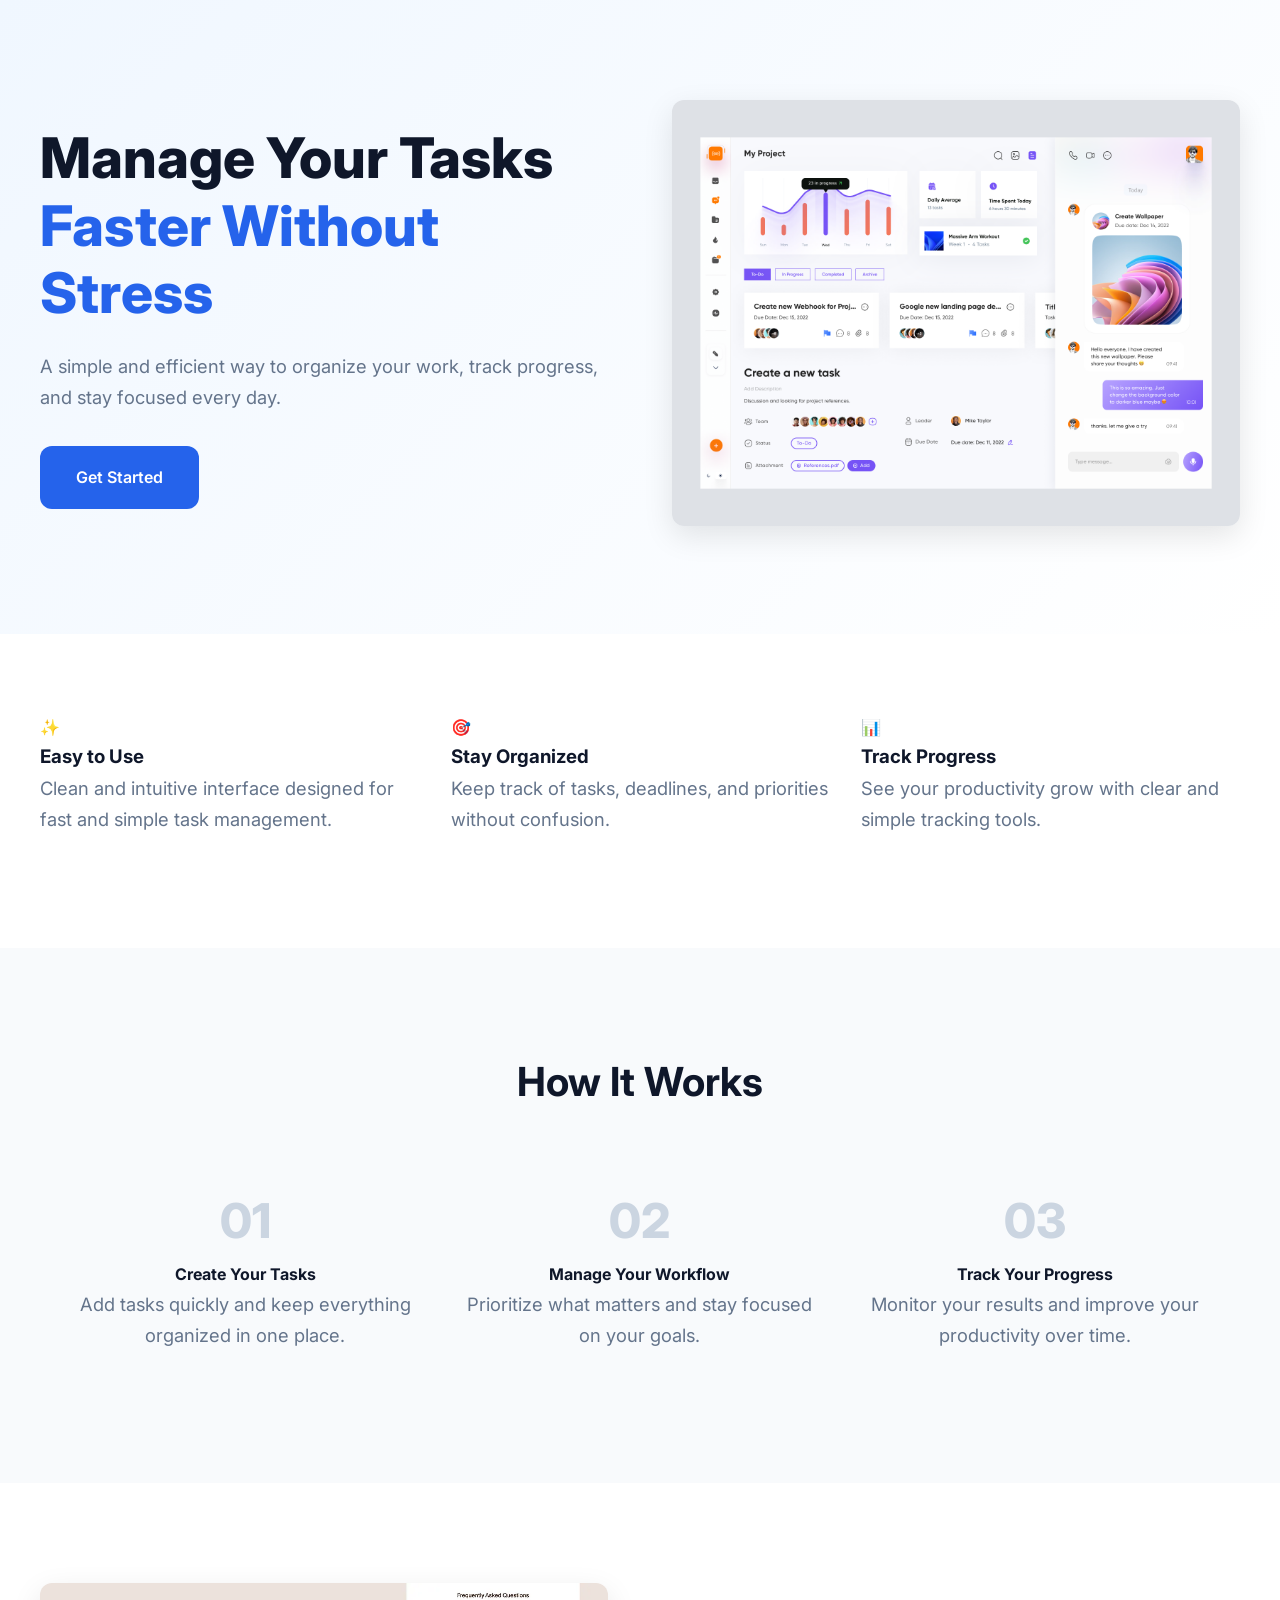
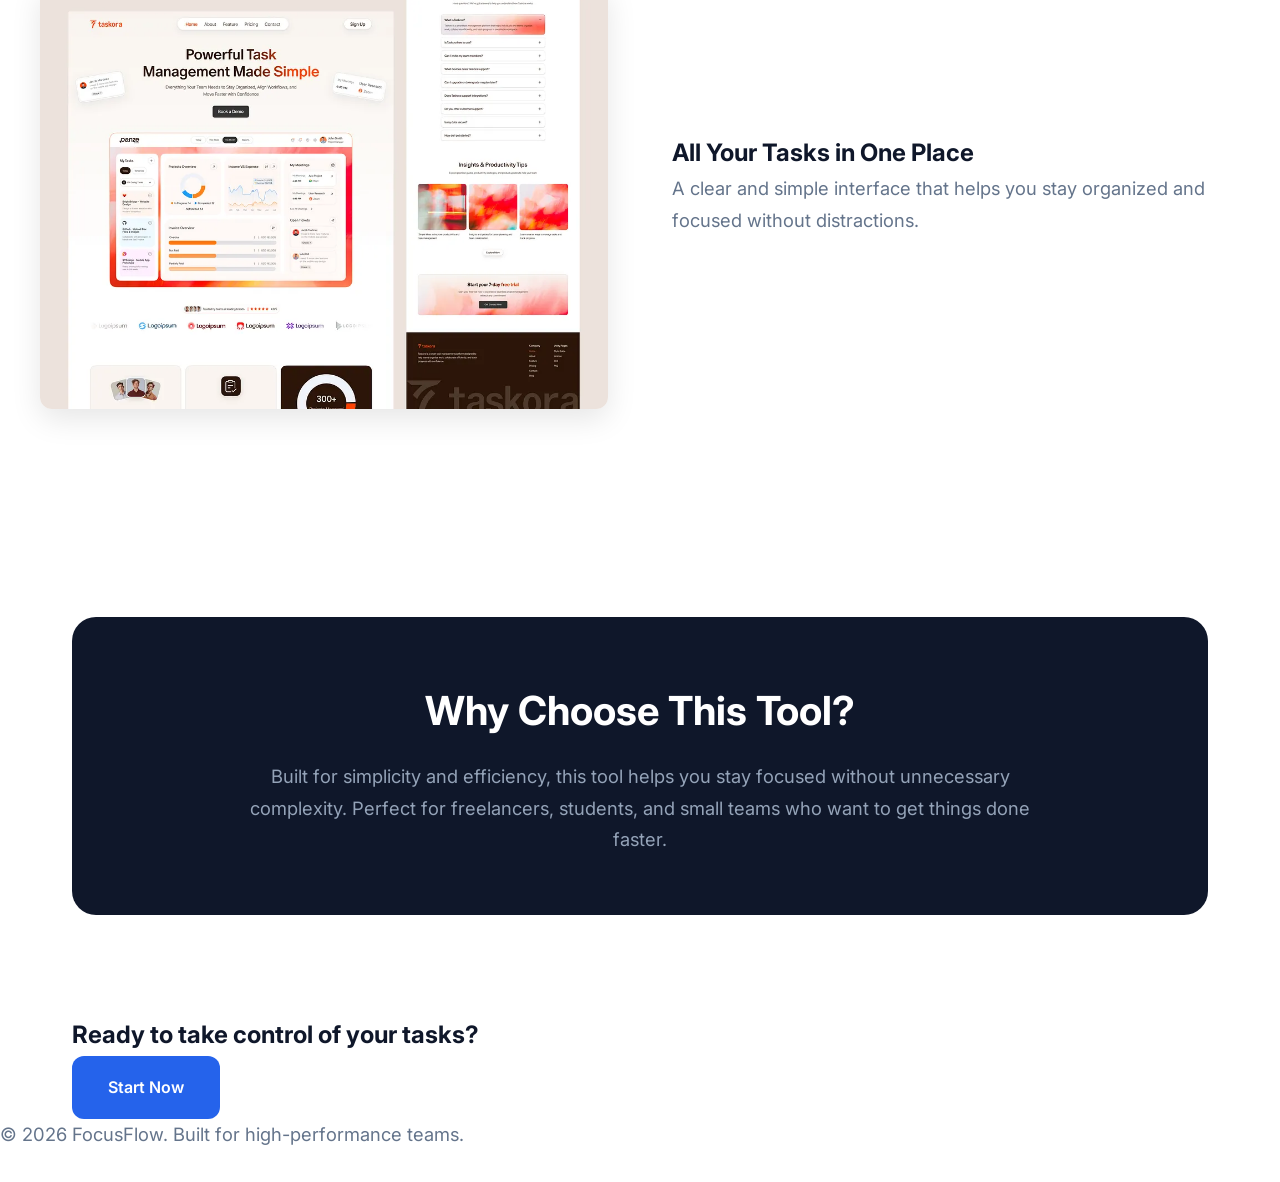
<file: index.html>
<!DOCTYPE html>
<html lang="en">
<head>
    <meta charset="UTF-8">
    <meta name="viewport" content="width=device-width, initial-scale=1.0">
    <title>FocusFlow | Manage Your Tasks Faster Without Stress</title>
    <link rel="stylesheet" href="style.css">
    <link href="https://fonts.googleapis.com/css2?family=Inter:wght@400;600;800&display=swap" rel="stylesheet">
</head>
<body>

    <header class="hero">
        <div class="container hero-grid">
            <div class="hero-text">
                <h1>Manage Your Tasks <span class="highlight">Faster Without Stress</span></h1>
                <p>A simple and efficient way to organize your work, track progress, and stay focused every day.</p>
                <a href="#" class="btn-primary">Get Started</a>
            </div>
            <div class="hero-image">
                <img src="dashboard.png" alt="App Dashboard" class="img-mockup">
            </div>
        </div>
    </header>

    <section class="features">
        <div class="container grid-3">
            <div class="card">
                <div class="icon">✨</div>
                <h3>Easy to Use</h3>
                <p>Clean and intuitive interface designed for fast and simple task management.</p>
            </div>
            <div class="card">
                <div class="icon">🎯</div>
                <h3>Stay Organized</h3>
                <p>Keep track of tasks, deadlines, and priorities without confusion.</p>
            </div>
            <div class="card">
                <div class="icon">📊</div>
                <h3>Track Progress</h3>
                <p>See your productivity grow with clear and simple tracking tools.</p>
            </div>
        </div>
    </section>

    <section class="how-it-works">
        <div class="container">
            <h2 class="section-title">How It Works</h2>
            <div class="steps-grid">
                <div class="step">
                    <span class="number">01</span>
                    <h4>Create Your Tasks</h4>
                    <p>Add tasks quickly and keep everything organized in one place.</p>
                </div>
                <div class="step">
                    <span class="number">02</span>
                    <h4>Manage Your Workflow</h4>
                    <p>Prioritize what matters and stay focused on your goals.</p>
                </div>
                <div class="step">
                    <span class="number">03</span>
                    <h4>Track Your Progress</h4>
                    <p>Monitor your results and improve your productivity over time.</p>
                </div>
            </div>
        </div>
    </section>

    <section class="mockup-detail">
        <div class="container hero-grid">
            <div class="hero-image">
                <div class="hero-image">
    <img src="prewiew.png" alt="Interface Detalhada" class="img-mockup">
</div>
            </div>
            <div class="hero-text">
                <h2>All Your Tasks in One Place</h2>
                <p>A clear and simple interface that helps you stay organized and focused without distractions.</p>
            </div>
        </div>
    </section>

    <section class="value-proof">
        <div class="container">
            <div class="value-box">
                <h2>Why Choose This Tool?</h2>
                <p>Built for simplicity and efficiency, this tool helps you stay focused without unnecessary complexity. Perfect for freelancers, students, and small teams who want to get things done faster.</p>
            </div>
        </div>
    </section>

    <section class="cta-final">
        <div class="container">
            <h2>Ready to take control of your tasks?</h2>
            <a href="#" class="btn-primary">Start Now</a>
        </div>
    </section>

    <footer>
        <p>&copy; 2026 FocusFlow. Built for high-performance teams.</p>
    </footer>

</body>
</html>
</file>
<file: style.css>
:root {
    --primary: #2563eb;
    --dark: #0f172a;
    --gray: #64748b;
    --bg-soft: #f8fafc;
    --white: #ffffff;
}

* { margin: 0; padding: 0; box-sizing: border-box; }
body { font-family: 'Inter', sans-serif; color: var(--dark); line-height: 1.7; background: var(--white); }
.container { max-width: 1200px; margin: 0 auto; padding: 0 2rem; }

/* LAYOUT GRIDS */
.hero-grid { display: grid; grid-template-columns: 1fr 1fr; gap: 4rem; align-items: center; padding: 100px 0; }
.grid-3 { display: grid; grid-template-columns: repeat(auto-fit, minmax(300px, 1fr)); gap: 2rem; padding: 80px 0; }

/* HERO */
.hero { background: linear-gradient(135deg, #f0f7ff 0%, #ffffff 100%); }
h1 { font-size: 3.5rem; font-weight: 800; line-height: 1.2; margin-bottom: 1.5rem; }
.highlight { color: var(--primary); }
p { font-size: 1.15rem; color: var(--gray); margin-bottom: 2rem; }

/* MOCKUP PLACEHOLDER */
.mockup-placeholder {
    background: #e2e8f0;
    height: 400px;
    border-radius: 20px;
    display: flex;
    align-items: center;
    justify-content: center;
    border: 8px solid #fff;
    box-shadow: 0 20px 40px rgba(0,0,0,0.1);
    color: var(--gray);
    font-weight: bold;
}

.img-mockup {
    width: 100%;
    max-width: 600px; /* Ou o tamanho que preferires */
    height: auto;
    border-radius: 12px;
    box-shadow: 0 10px 30px rgba(0,0,0,0.1);
}

/* BUTTONS */
.btn-primary {
    background: var(--primary);
    color: white;
    padding: 18px 36px;
    border-radius: 12px;
    text-decoration: none;
    font-weight: 600;
    display: inline-block;
    transition: 0.3s;
}
.btn-primary:hover { transform: translateY(-3px); box-shadow: 0 10px 20px rgba(37, 99, 235, 0.2); }

/* HOW IT WORKS */
.how-it-works { background: var(--bg-soft); padding: 100px 0; text-align: center; }
.section-title { font-size: 2.5rem; margin-bottom: 4rem; }
.steps-grid { display: grid; grid-template-columns: repeat(auto-fit, minmax(250px, 1fr)); gap: 3rem; }
.number { font-size: 3rem; font-weight: 800; color: #cbd5e1; display: block; }

/* VALUE PROOF */
.value-proof { padding: 100px 0; }
.value-box { background: var(--dark); color: white; padding: 60px; border-radius: 24px; text-align: center; }
.value-box h2 { font-size: 2.5rem; margin-bottom: 1rem; }
.value-box p { color: #94a3b8; max-width: 800px; margin: 0 auto; }

/* RESPONSIVIDADE */
@media (max-width: 968px) {
    .hero-grid { grid-template-columns: 1fr; text-align: center; padding: 60px 0; }
    h1 { font-size: 2.5rem; }
}
</file>
